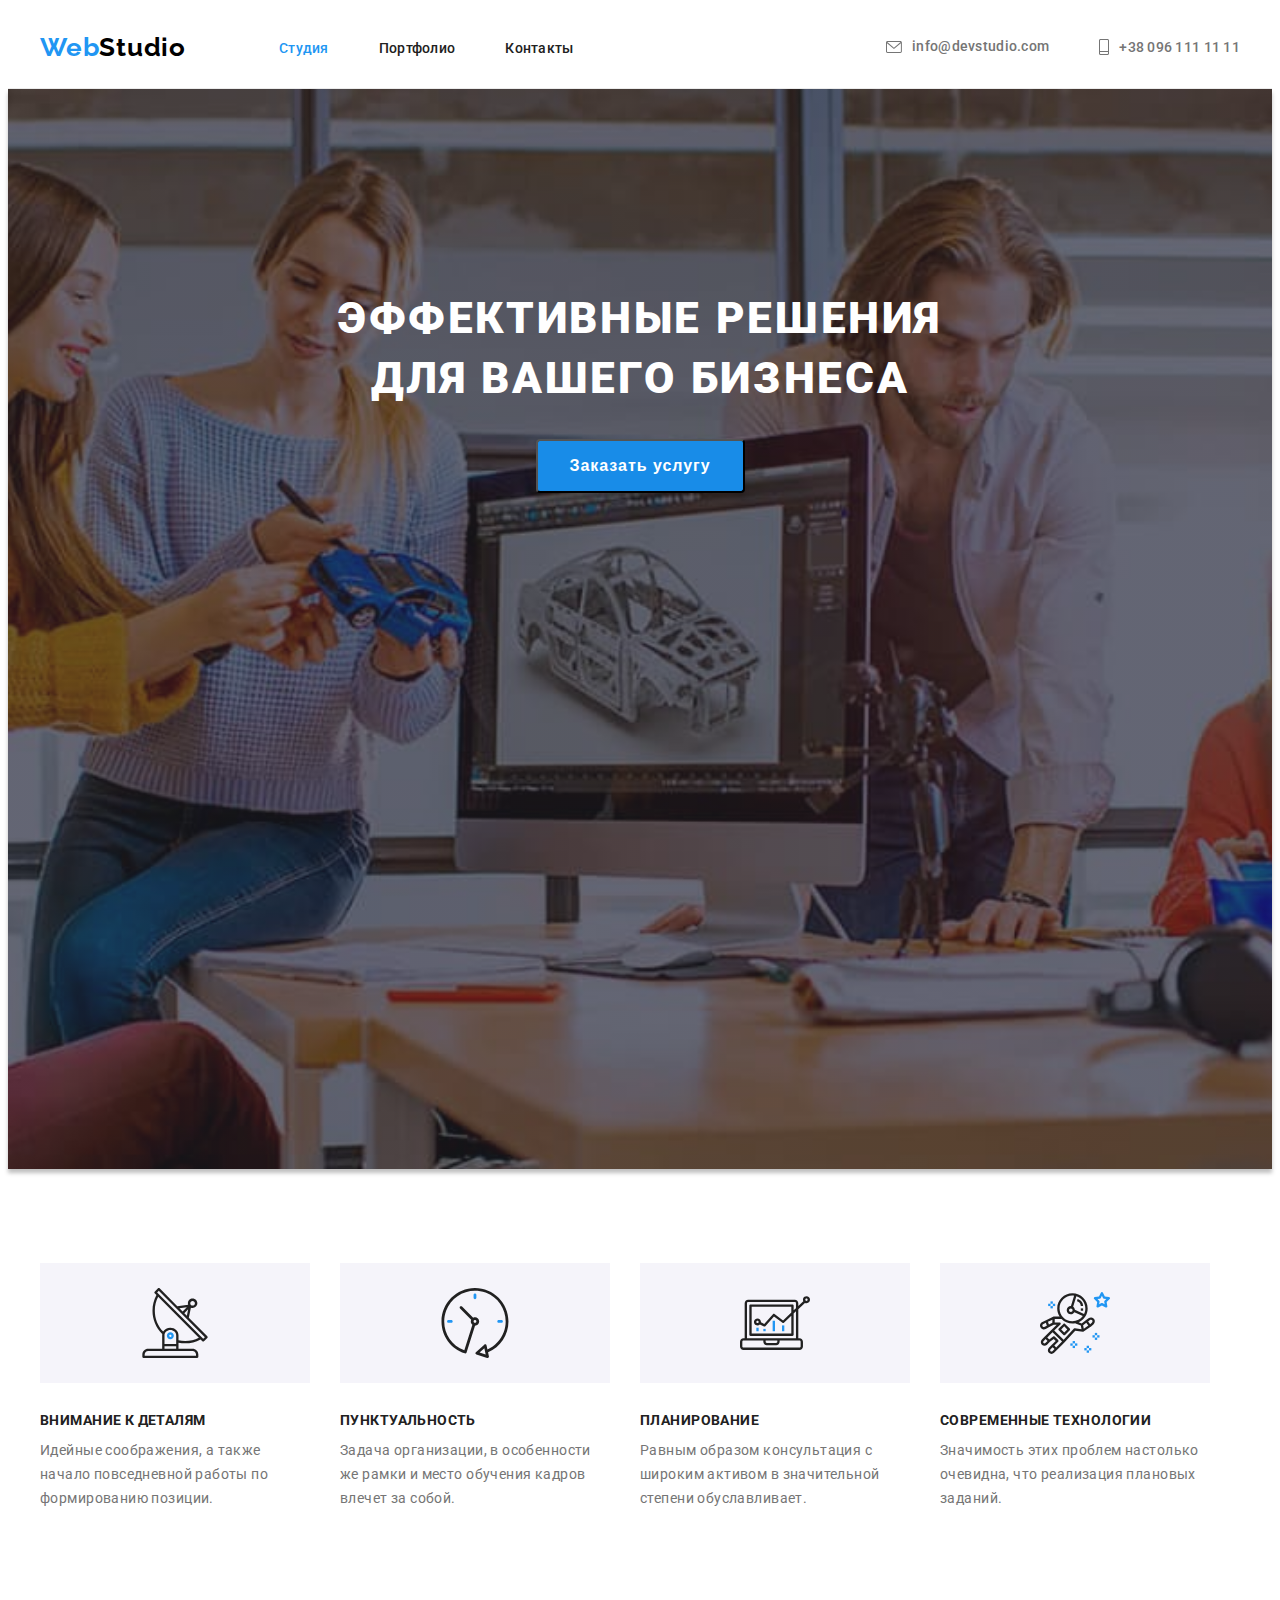
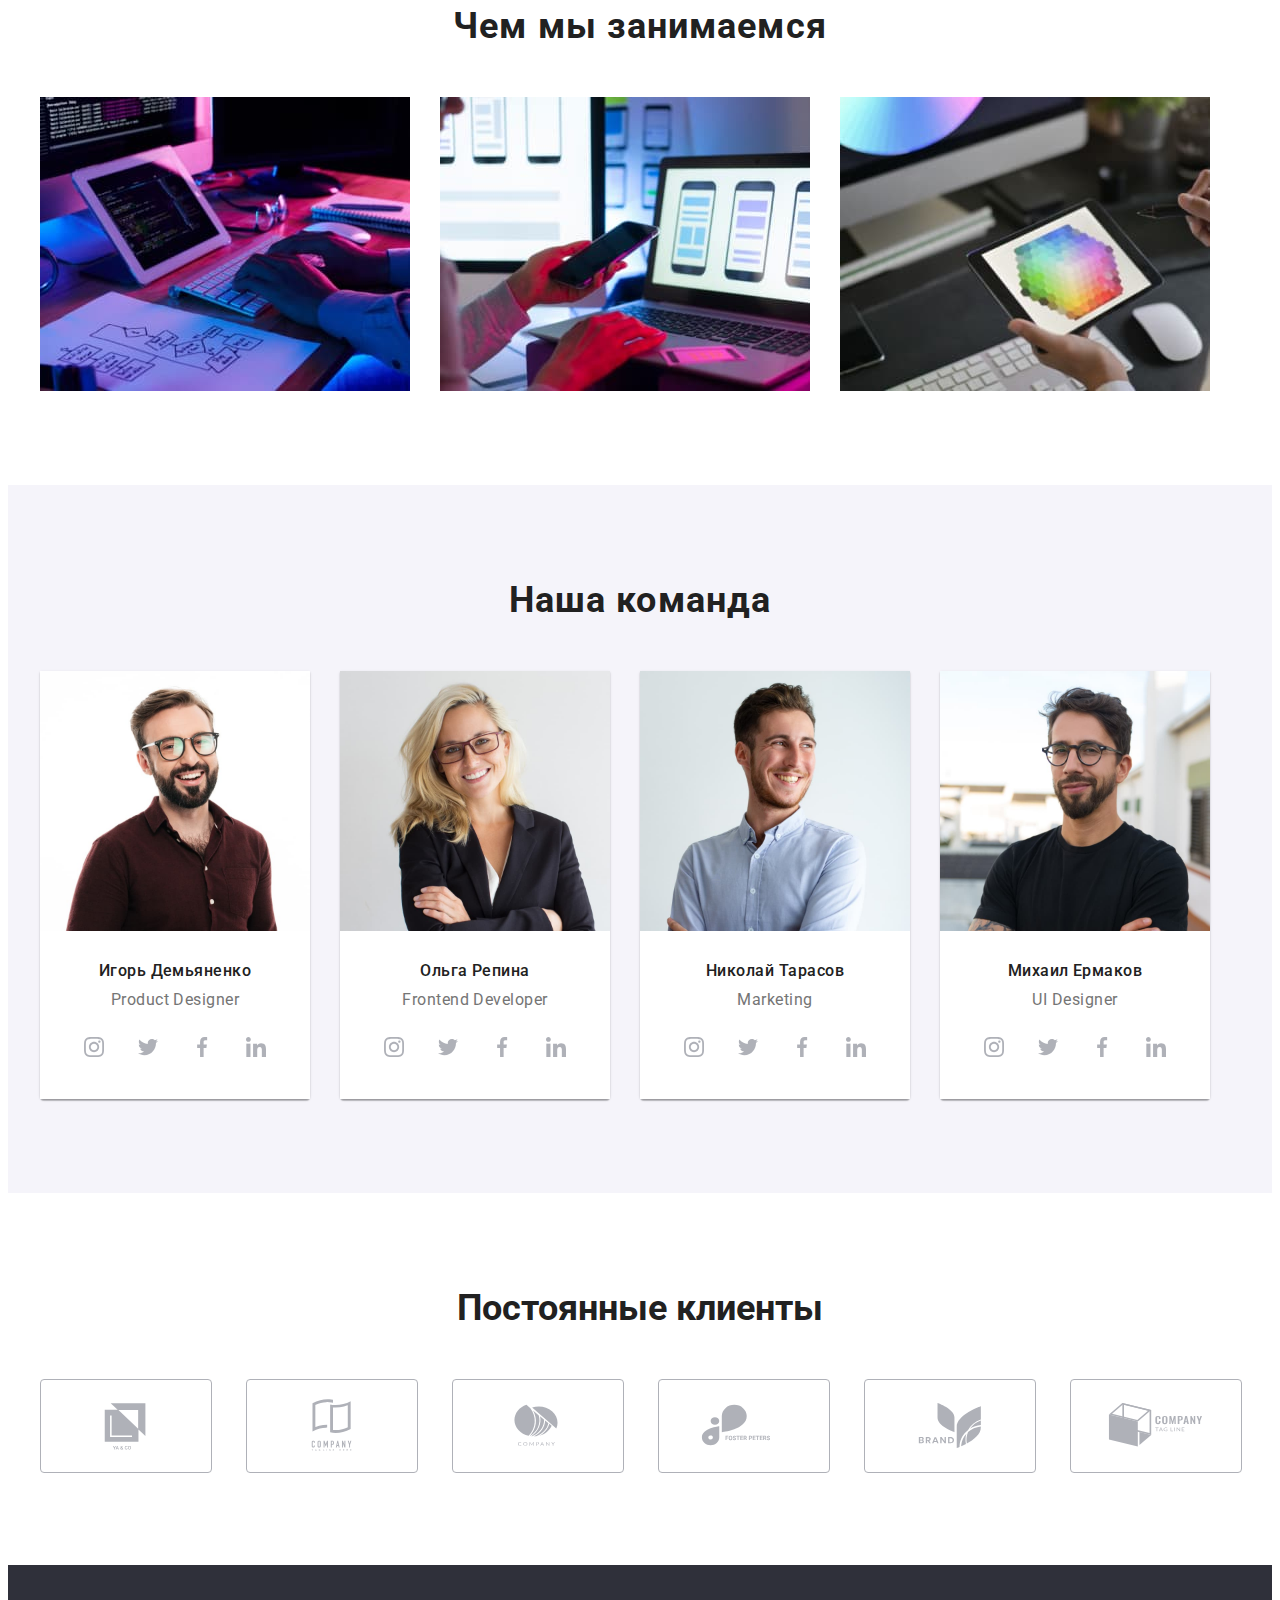
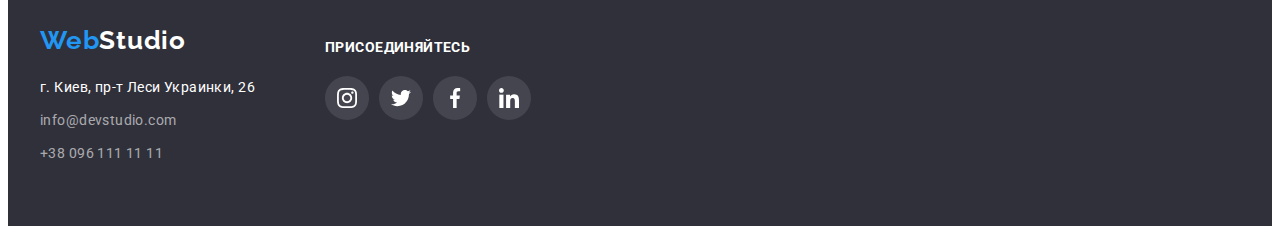
<file: index.html>
<!DOCTYPE html>
<html lang="ru">
  <head>
    <meta charset="UTF-8" />
    <meta http-equiv="X-UA-Compatible" content="IE=edge" />
    <meta name="viewport" content="width=device-width, initial-scale=1.0" />
    <title>WebStudio</title>
    <link rel="preconnect" href="https://fonts.gstatic.com" />
    <link
      href="https://fonts.googleapis.com/css2?family=Raleway:wght@700&family=Roboto:wght@400;500;700;900&display=swap"
      rel="stylesheet"
    />
    <link
      rel="stylesheet"
      href="https://cdnjs.cloudflare.com/ajax/libs/modern-normalize/1.1.0/modern-normalize.min.css"
      integrity="sha512-wpPYUAdjBVSE4KJnH1VR1HeZfpl1ub8YT/NKx4PuQ5NmX2tKuGu6U/JRp5y+Y8XG2tV+wKQpNHVUX03MfMFn9Q=="
      crossorigin="anonymous"
      referrerpolicy="no-referrer"
    />
    <link rel="stylesheet" href="./css/styles.css" />
  </head>
  <body>
    <!--Шапка сайта-->
    <header class="head">
      <div class="conteiner haed-conteiner">
        <nav class="navigation">
          <a class="logo link" href="./index.html">Web<span class="logo1">Studio</span></a>
          <ul class="meny list">
            <li class="meny-list">
              <a class="meny-link link current" href="./index.html">Студия</a>
            </li>

            <li class="meny-list">
              <a class="meny-link link" href="./portfolio.html">Портфолио</a>
            </li>

            <li class="meny-list"><a class="meny-link link" href="">Контакты</a></li>
          </ul>
        </nav>
        <div class="contakts-block">
          <ul class="contakts list">
            <li>
              <a class="contakts-mail link" href="mailto:info@devstudio.com">
                <svg class="header-icon" width="16" height="12">
                  <use href="./images/svg/sprite.svg#icon-envelope"></use>
                </svg>
                info@devstudio.com</a
              >
            </li>
            <li>
              <a class="contakts-tel link" href="tel:+380961111111">
                <svg class="header-icon" width="10" height="16">
                  <use href="./images/svg/sprite.svg#icon-Vector"></use>
                </svg>
                +38 096 111 11 11
              </a>
            </li>
          </ul>
        </div>
      </div>
    </header>
    <main>
      <!-- Герой -->

      <section class="heroi">
        <div class="conteiner">
          <h1 class="heroi-title">
            Эффективные решения <br />
            для вашего бизнеса
          </h1>
          <button class="button-heroi" type="button">Заказать услугу</button>
        </div>
      </section>

      <!--Особенности-->

      <section class="skills">
        <div class="conteiner">
          <h2 class="skills-item visually-hidden">Особенности</h2>
          <ul class="skills-list list">
            <li class="skills-list-item">
              <div class="icon-container">
                <svg class="icon" width="70px" height="70px">
                  <use href="./images/svg/sprite.svg#icon-antenna-1"></use>
                </svg>
              </div>
              <h3 class="skills-title">Внимание к деталям</h3>
              <p class="skills-text">
                Идейные соображения, а также начало повседневной работы по формированию позиции.
              </p>
            </li>
            <li class="skills-list-item">
              <div class="icon-container">
                <svg class="icon" width="70px" height="70px">
                  <use href="./images/svg/sprite.svg#icon-clock-1"></use>
                </svg>
              </div>
              <h3 class="skills-title">Пунктуальность</h3>
              <p class="skills-text">
                Задача организации, в особенности же рамки и место обучения кадров влечет за собой.
              </p>
            </li>
            <li class="skills-list-item">
              <div class="icon-container">
                <svg class="icon" width="70px" height="70px">
                  <use href="./images/svg/sprite.svg#icon-diagram-1"></use>
                </svg>
              </div>
              <h3 class="skills-title">Планирование</h3>
              <p class="skills-text">
                Равным образом консультация с широким активом в значительной степени обуславливает.
              </p>
            </li>
            <li class="skills-list-item">
              <div class="icon-container">
                <svg class="icon" width="70px" height="70px">
                  <use href="./images/svg/sprite.svg#icon-astronaut-1"></use>
                </svg>
              </div>
              <h3 class="skills-title">Современные технологии</h3>
              <p class="skills-text">
                Значимость этих проблем настолько очевидна, что реализация плановых заданий.
              </p>
            </li>
          </ul>
        </div>
      </section>

      <!--Чем мы занимаемся-->
      <section class="work">
        <div class="conteiner">
          <h2 class="work-title">Чем мы занимаемся</h2>
          <ul class="work-list list">
            <li class="work-list-item">
              <a class="work-link link" href=""
                ><img
                  class="work-pict"
                  src="./images/photo_works/web.jpg"
                  alt="Web приложения"
                  width="370"
                  height="294"
              /></a>
            </li>
            <li class="work-list-item">
              <a class="work-link link" href=""
                ><img
                  class="work-pict"
                  src="./images/photo_works/mobil.jpg"
                  alt="Mobil приложения"
                  width="370"
                  height="294"
              /></a>
            </li>
            <li class="work-list-item">
              <a class="work-link link" href=""
                ><img
                  class="work-pict"
                  src="./images/photo_works/game.jpg"
                  alt="Игры"
                  width="370"
                  height="294"
              /></a>
            </li>
          </ul>
        </div>
      </section>

      <!--Наша команда-->
      <section class="command">
        <div class="conteiner">
          <h2 class="command-title">Наша команда</h2>
          <ul class="command-list list">
            <li class="command-list-title">
              <img
                class="command-photo"
                src="./images/photo_team/igor.jpg"
                alt="Фото Игорь Демьяненко"
                width="270"
                height="260"
              />
              <div class="card-description">
                <h3 class="command-name">Игорь Демьяненко</h3>
                <p class="command-profestion" lang="en">Product Designer</p>

                <div class="social-list-wrap">
                  <ul class="social-list list">
                    <li class="social-list-item">
                      <a class="social-list-link" href="">
                        <svg class="social-list-icon">
                          <use href="./images/svg/sprite.svg#icon-instagram-2"></use>
                        </svg>
                      </a>
                    </li>
                    <li class="social-list-item">
                      <a class="social-list-link" href="">
                        <svg class="social-list-icon">
                          <use href="./images/svg/sprite.svg#icon-twitter-1"></use></svg
                      ></a>
                    </li>
                    <li class="social-list-item">
                      <a class="social-list-link" href="">
                        <svg class="social-list-icon">
                          <use href="./images/svg/sprite.svg#icon-facebook-1"></use></svg
                      ></a>
                    </li>
                    <li class="social-list-item">
                      <a class="social-list-link" href="">
                        <svg class="social-list-icon">
                          <use href="./images/svg/sprite.svg#icon-linkedin-1"></use></svg
                      ></a>
                    </li>
                  </ul>
                </div>
              </div>
            </li>
            <li class="command-list-title">
              <img
                class="command-photo"
                src="./images/photo_team/olhga.jpg"
                alt="Фото Ольга Репина"
                width="270"
                height="260"
              />
              <div class="card-description">
                <h3 class="command-name">Ольга Репина</h3>
                <p class="command-profestion" lang="en">Frontend Developer</p>

                <div class="social-list-wrap">
                  <ul class="social-list list">
                    <li class="social-list-item">
                      <a class="social-list-link" href="">
                        <svg class="social-list-icon">
                          <use href="./images/svg/sprite.svg#icon-instagram-2"></use>
                        </svg>
                      </a>
                    </li>
                    <li class="social-list-item">
                      <a class="social-list-link" href="">
                        <svg class="social-list-icon">
                          <use href="./images/svg/sprite.svg#icon-twitter-1"></use></svg
                      ></a>
                    </li>
                    <li class="social-list-item">
                      <a class="social-list-link" href="">
                        <svg class="social-list-icon">
                          <use href="./images/svg/sprite.svg#icon-facebook-1"></use></svg
                      ></a>
                    </li>
                    <li class="social-list-item">
                      <a class="social-list-link" href="">
                        <svg class="social-list-icon">
                          <use href="./images/svg/sprite.svg#icon-linkedin-1"></use></svg
                      ></a>
                    </li>
                  </ul>
                </div>
              </div>
            </li>

            <li class="command-list-title">
              <img
                class="command-photo"
                src="./images/photo_team/nikolay.jpg"
                alt="Фото Николай Тарасов"
                width="270"
                height="260"
              />
              <div class="card-description">
                <h3 class="command-name">Николай Тарасов</h3>
                <p class="command-profestion" lang="en">Marketing</p>

                <div class="social-list-wrap">
                  <ul class="social-list list">
                    <li class="social-list-item">
                      <a class="social-list-link" href="">
                        <svg class="social-list-icon">
                          <use href="./images/svg/sprite.svg#icon-instagram-2"></use>
                        </svg>
                      </a>
                    </li>
                    <li class="social-list-item">
                      <a class="social-list-link" href="">
                        <svg class="social-list-icon">
                          <use href="./images/svg/sprite.svg#icon-twitter-1"></use></svg
                      ></a>
                    </li>
                    <li class="social-list-item">
                      <a class="social-list-link" href="">
                        <svg class="social-list-icon">
                          <use href="./images/svg/sprite.svg#icon-facebook-1"></use></svg
                      ></a>
                    </li>
                    <li class="social-list-item">
                      <a class="social-list-link" href="">
                        <svg class="social-list-icon">
                          <use href="./images/svg/sprite.svg#icon-linkedin-1"></use></svg
                      ></a>
                    </li>
                  </ul>
                </div>
              </div>
            </li>

            <li class="command-list-title">
              <img
                class="command-photo"
                src="./images/photo_team/mikhail.jpg"
                alt="Фото Михаил Ермаков.jpg"
                width="270"
                height="260"
              />
              <div class="card-description">
                <h3 class="command-name">Михаил Ермаков</h3>
                <p class="command-profestion" lang="en">UI Designer</p>

                <div class="social-list-wrap">
                  <ul class="social-list list">
                    <li class="social-list-item">
                      <a class="social-list-link" href="">
                        <svg class="social-list-icon">
                          <use href="./images/svg/sprite.svg#icon-instagram-2"></use>
                        </svg>
                      </a>
                    </li>
                    <li class="social-list-item">
                      <a class="social-list-link" href="">
                        <svg class="social-list-icon">
                          <use href="./images/svg/sprite.svg#icon-twitter-1"></use></svg
                      ></a>
                    </li>
                    <li class="social-list-item">
                      <a class="social-list-link" href="">
                        <svg class="social-list-icon">
                          <use href="./images/svg/sprite.svg#icon-facebook-1"></use></svg
                      ></a>
                    </li>
                    <li class="social-list-item">
                      <a class="social-list-link" href="">
                        <svg class="social-list-icon">
                          <use href="./images/svg/sprite.svg#icon-linkedin-1"></use></svg
                      ></a>
                    </li>
                  </ul>
                </div>
              </div>
            </li>
          </ul>
        </div>
      </section>

      <!--Клиенты-->
      <section class="section">
        <div class="container">
          <h2 class="section-title title-color">Постоянные клиенты</h2>
          <ul class="clients-list list grid-wrapper">
            <li class="clients-list-item grid-item">
              <a class="clients-list-link" href=""
                ><svg class="clients-list-icon">
                  <use href="./images/svg/sprite.svg#icon-Logo"></use></svg
              ></a>
            </li>
            <li class="clients-list-item grid-item">
              <a class="clients-list-link" href=""
                ><svg class="clients-list-icon">
                  <use href="./images/svg/sprite.svg#icon-Logo-1"></use></svg
              ></a>
            </li>
            <li class="clients-list-item grid-item">
              <a class="clients-list-link" href=""
                ><svg class="clients-list-icon">
                  <use href="./images/svg/sprite.svg#icon-Logo-2"></use></svg
              ></a>
            </li>
            <li class="clients-list-item grid-item">
              <a class="clients-list-link" href=""
                ><svg class="clients-list-icon">
                  <use href="./images/svg/sprite.svg#icon-Logo-3"></use></svg
              ></a>
            </li>
            <li class="clients-list-item grid-item">
              <a class="clients-list-link" href=""
                ><svg class="clients-list-icon">
                  <use href="./images/svg/sprite.svg#icon-Logo-4"></use></svg
              ></a>
            </li>
            <li class="clients-list-item grid-item">
              <a class="clients-list-link" href=""
                ><svg class="clients-list-icon">
                  <use href="./images/svg/sprite.svg#icon-Logo-5"></use></svg
              ></a>
            </li>
          </ul>
        </div>
      </section>
    </main>

    <!--Подвал-->
    <footer class="basement">
      <div class="conteiner flex">
        <div class="adrdress">
          <a class="logo logo-footer link" href="./index.html"
            >Web<span class="logo2">Studio</span></a
          >

          <address>
            <ul class="address-list list">
              <li>
                <a
                  class="address-link link"
                  href="https://goo.gl/maps/Rr1yL9Knxt5AFipw6"
                  target="_blank"
                  rel="noopener noreferre"
                  >г. Киев, пр-т Леси Украинки, 26</a
                >
              </li>
              <li>
                <a class="address-mail link" href="mailto:info@devstudio.com">info@devstudio.com</a>
              </li>
              <li>
                <a class="address-phon link" href="tel:+380961111111">+38 096 111 11 11</a>
              </li>
            </ul>
          </address>
        </div>
        <div class="social">
          <p class="label">присоединяйтесь</p>
          <ul class="footer-social-list list">
            <li class="social-item">
              <a class="social-link" href="">
                <svg class="social-icon" width="20" height="20">
                  <use href="./images/svg/sprite.svg#icon-instagram-2"></use>
                </svg>
              </a>
            </li>
            <li class="social-item">
              <a class="social-link" href="">
                <svg class="social-icon" width="20" height="20">
                  <use href="./images/svg/sprite.svg#icon-twitter-1"></use></svg
              ></a>
            </li>
            <li class="social-item">
              <a class="social-link" href="">
                <svg class="social-icon" width="20" height="20">
                  <use href="./images/svg/sprite.svg#icon-facebook-1"></use></svg
              ></a>
            </li>
            <li class="social-item">
              <a class="social-link" href="">
                <svg class="social-icon" width="20" height="20">
                  <use href="./images/svg/sprite.svg#icon-linkedin-1"></use></svg
              ></a>
            </li>
          </ul>
        </div>
      </div>
    </footer>
  </body>
</html>
</file>
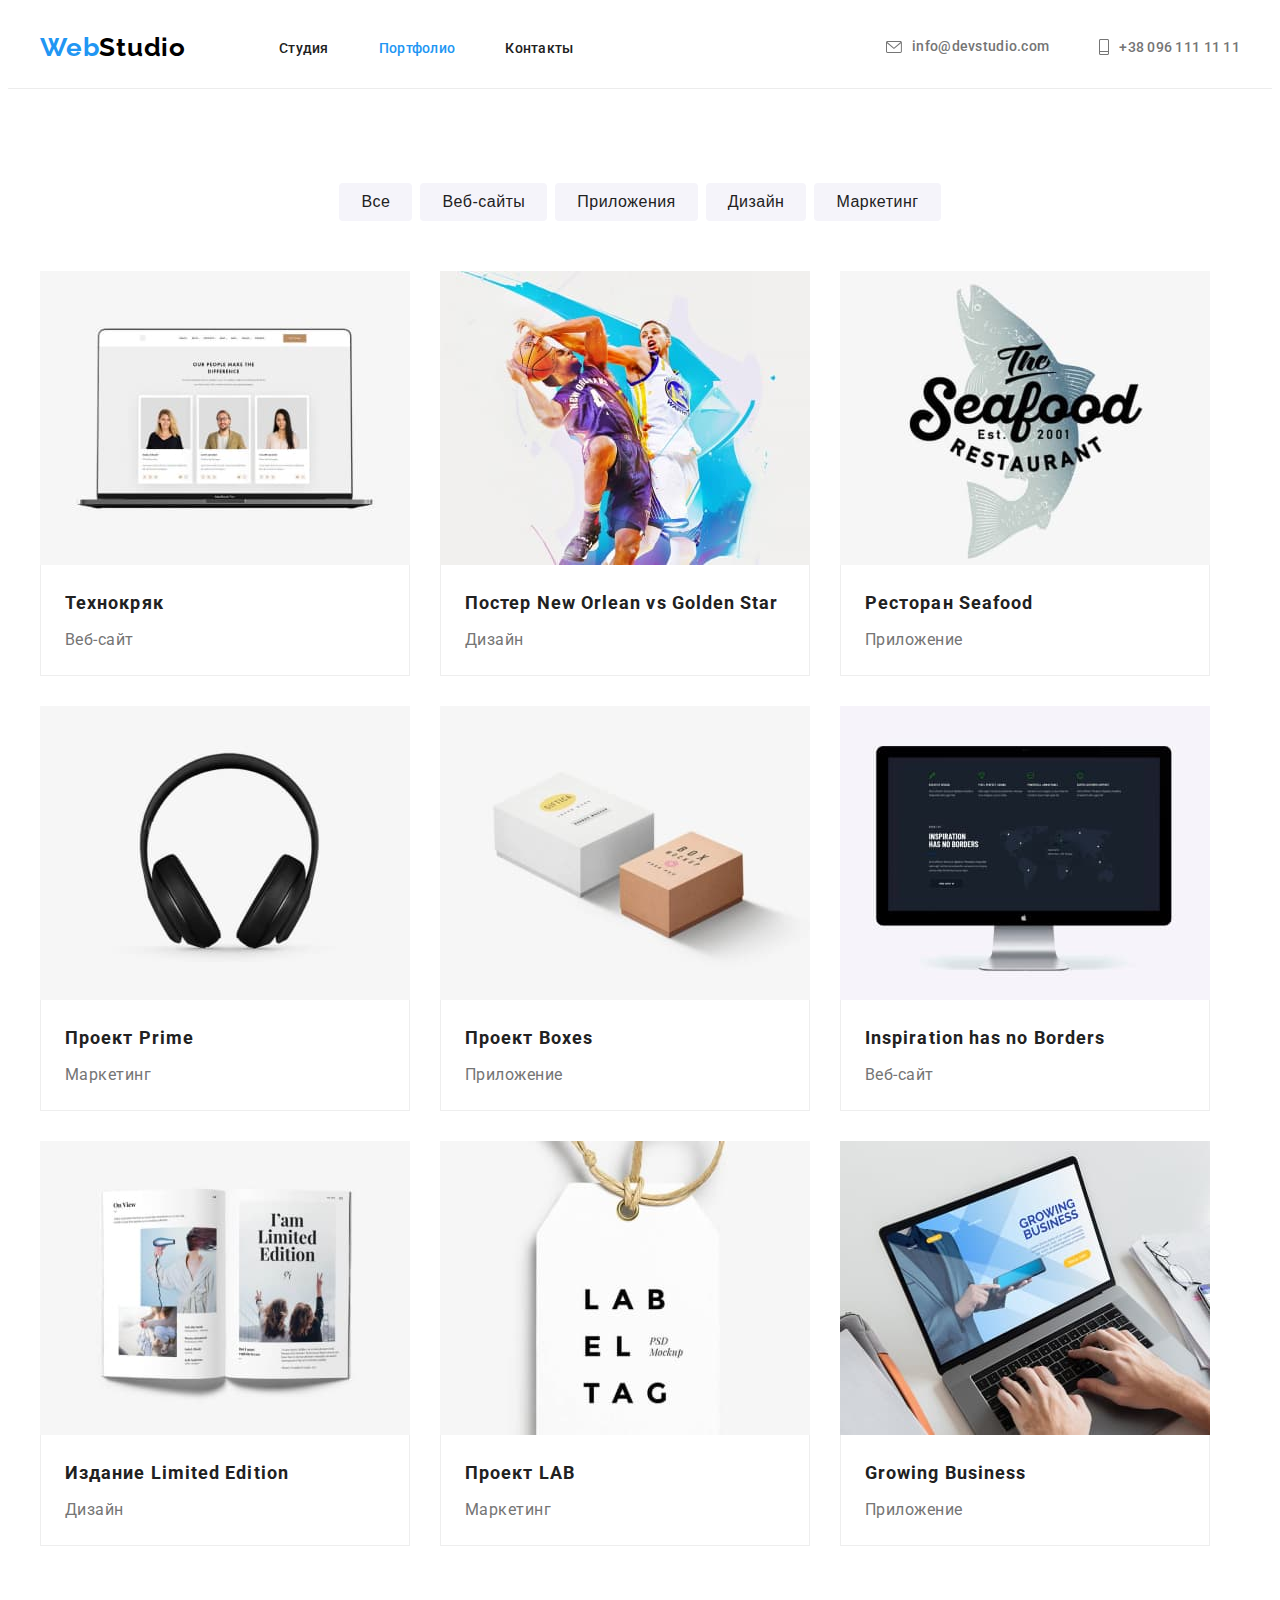
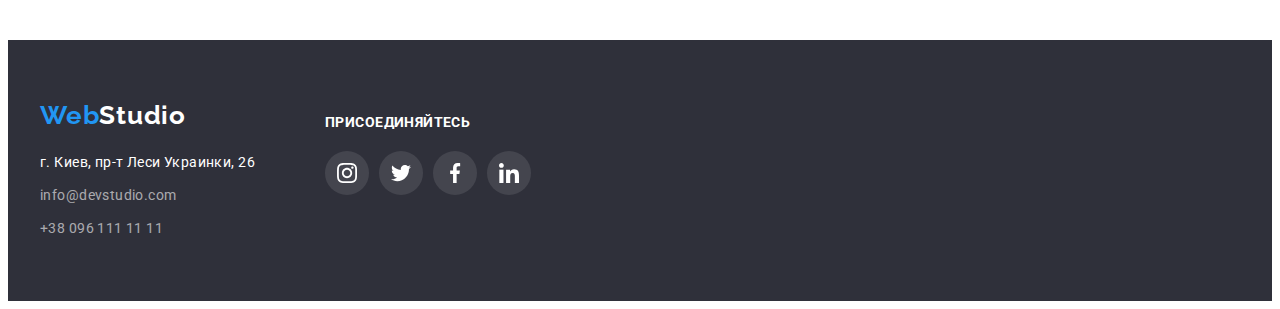
<file: portfolio.html>
<!DOCTYPE html>
<html lang="ru">
  <head>
    <meta charset="UTF-8" />
    <meta http-equiv="X-UA-Compatible" content="IE=edge" />
    <meta name="viewport" content="width=device-width, initial-scale=1.0" />
    <title>WebStudio</title>
    <link rel="preconnect" href="https://fonts.gstatic.com" />
    <link
      href="https://fonts.googleapis.com/css2?family=Raleway:wght@700&family=Roboto:wght@400;500;700;900&display=swap"
      rel="stylesheet"
    />
    <link
      rel="stylesheet"
      href="https://cdnjs.cloudflare.com/ajax/libs/modern-normalize/1.1.0/modern-normalize.min.css"
      integrity="sha512-wpPYUAdjBVSE4KJnH1VR1HeZfpl1ub8YT/NKx4PuQ5NmX2tKuGu6U/JRp5y+Y8XG2tV+wKQpNHVUX03MfMFn9Q=="
      crossorigin="anonymous"
      referrerpolicy="no-referrer"
    />
    <link rel="stylesheet" href="./css/styles.css" />
  </head>
  <body>
    <!--Шапка сайта-->
    <header class="head">
      <div class="conteiner haed-conteiner">
        <nav class="navigation">
          <a class="logo link" href="./index.html">Web<span class="logo1">Studio</span></a>
          <ul class="meny list">
            <li class="meny-list">
              <a class="meny-link link" href="./index.html">Студия</a>
            </li>

            <li class="meny-list">
              <a class="meny-link link current" href="./portfolio.html">Портфолио</a>
            </li>

            <li class="meny-list"><a class="meny-link link" href="">Контакты</a></li>
          </ul>
        </nav>
        <div class="contakts-block">
          <ul class="contakts list">
            <li>
              <a class="contakts-mail link" href="mailto:info@devstudio.com">
                <svg class="header-icon" width="16" height="12">
                  <use href="./images/svg/sprite.svg#icon-envelope"></use>
                </svg>
                info@devstudio.com</a
              >
            </li>
            <li>
              <a class="contakts-tel link" href="tel:+380961111111">
                <svg class="header-icon" width="10" height="16">
                  <use href="./images/svg/sprite.svg#icon-Vector"></use>
                </svg>
                +38 096 111 11 11
              </a>
            </li>
          </ul>
        </div>
      </div>
    </header>
    <main>
      <!-- Фильтр портфолио-->

      <section class="section-filter">
        <div class="conteiner">
          <h2 class="portfolio visually-hidden">Портфолио Наших работ</h2>
          <ul class="filter-list list">
            <li class="filter-list-button">
              <button class="filter-button" type="button">Все</button>
            </li>
            <li class="filter-list-button">
              <button class="filter-button" type="button">Веб-сайты</button>
            </li>
            <li class="filter-list-button">
              <button class="filter-button" type="button">Приложения</button>
            </li>
            <li class="filter-list-button">
              <button class="filter-button" type="button">Дизайн</button>
            </li>
            <li class="filter-list-button">
              <button class="filter-button" type="button">Маркетинг</button>
            </li>
          </ul>

          <!--Работы в портфолио-->

          <ul class="portfolio-list list">
            <li class="portfolio-card">
              <img
                class="card-img"
                src="./images/photo_potfolio/nootbook.jpg"
                alt="Компьютер с 3
          фото"
                width="370"
                height="294"
              />
              <div class="border-box">
                <h3 class="card-title">Технокряк</h3>
                <p class="card-text">Веб-сайт</p>
              </div>
            </li>

            <li class="portfolio-card">
              <img
                src="./images/photo_potfolio/basketball.jpg"
                alt=" Играют в баскетбол"
                width="370"
                height="294"
              />
              <div class="border-box">
                <h3 class="card-title" lang="en">Постер New Orlean vs Golden Star</h3>
                <p class="card-text">Дизайн</p>
              </div>
            </li>

            <li class="portfolio-card">
              <img
                src="./images/photo_potfolio/restaurant_logo.jpg"
                alt="Логотип рестарана"
                width="370"
                height="294"
              />
              <div class="border-box">
                <h3 class="card-title" lang="en">Ресторан Seafood</h3>
                <p class="card-text">Приложение</p>
              </div>
            </li>

            <li class="portfolio-card">
              <img
                src="./images/photo_potfolio/headphones.jpg"
                alt="Наушники"
                width="370"
                height="294"
              />
              <div class="border-box">
                <h3 class="card-title" lang="en">Проект Prime</h3>
                <p class="card-text">Маркетинг</p>
              </div>
            </li>

            <li class="portfolio-card">
              <img
                src="./images/photo_potfolio/boxes.jpg"
                alt="Коробочки"
                width="370"
                height="294"
              />
              <div class="border-box">
                <h3 class="card-title" lang="en">Проект Boxes</h3>
                <p class="card-text">Приложение</p>
              </div>
            </li>
            <li class="portfolio-card">
              <img
                src="./images/photo_potfolio/apple_monitor.jpg"
                alt="Монитор"
                width="370"
                height="294"
              />
              <div class="border-box">
                <h3 class="card-title" lang="en">Inspiration has no Borders</h3>
                <p class="card-text">Веб-сайт</p>
              </div>
            </li>
            <li class="portfolio-card">
              <img src="./images/photo_potfolio/book.jpg" alt="Книга" width="370" height="294" />
              <div class="border-box">
                <h3 class="card-title" lang="en">Издание Limited Edition</h3>
                <p class="card-text">Дизайн</p>
              </div>
            </li>
            <li class="portfolio-card">
              <img src="./images/photo_potfolio/lable.jpg" alt="Лейбы" width="370" height="294" />
              <div class="border-box">
                <h3 class="card-title" lang="en">Проект LAB</h3>
                <p class="card-text">Маркетинг</p>
              </div>
            </li>
            <li class="portfolio-card">
              <img
                src="./images/photo_potfolio/buisness.jpg"
                alt="Работа на комрьютере"
                width="370"
                height="294"
              />
              <div class="border-box">
                <h3 class="card-title" lang="en">Growing Business</h3>
                <p class="card-text">Приложение</p>
              </div>
            </li>
          </ul>
        </div>
      </section>
    </main>

    <!--Подвал-->

    <footer class="basement">
      <div class="conteiner flex">
        <div class="adrdress">
          <a class="logo logo-footer link" href="./index.html"
            >Web<span class="logo2">Studio</span></a
          >

          <address>
            <ul class="address-list list">
              <li>
                <a
                  class="address-link link"
                  href="https://goo.gl/maps/Rr1yL9Knxt5AFipw6"
                  target="_blank"
                  rel="noopener noreferre"
                  >г. Киев, пр-т Леси Украинки, 26</a
                >
              </li>
              <li>
                <a class="address-mail link" href="mailto:info@devstudio.com">info@devstudio.com</a>
              </li>
              <li>
                <a class="address-phon link" href="tel:+380961111111">+38 096 111 11 11</a>
              </li>
            </ul>
          </address>
        </div>
        <div class="social">
          <p class="label">присоединяйтесь</p>
          <ul class="footer-social-list list">
            <li class="social-item">
              <a class="social-link" href="">
                <svg class="social-icon" width="20" height="20">
                  <use href="./images/svg/sprite.svg#icon-instagram-2"></use>
                </svg>
              </a>
            </li>
            <li class="social-item">
              <a class="social-link" href="">
                <svg class="social-icon" width="20" height="20">
                  <use href="./images/svg/sprite.svg#icon-twitter-1"></use></svg
              ></a>
            </li>
            <li class="social-item">
              <a class="social-link" href="">
                <svg class="social-icon" width="20" height="20">
                  <use href="./images/svg/sprite.svg#icon-facebook-1"></use></svg
              ></a>
            </li>
            <li class="social-item">
              <a class="social-link" href="">
                <svg class="social-icon" width="20" height="20">
                  <use href="./images/svg/sprite.svg#icon-linkedin-1"></use></svg
              ></a>
            </li>
          </ul>
        </div>
      </div>
    </footer>
  </body>
</html>
</file>
<file: css/styles.css>
/* переменные */

:root {
  --primary-text-color: #757575;
  --title-text-color: #212121;
  --accent-color: #2196f3;
  --font-color: #ffffff;
}

/* Сброс параметров отступов */
h1,
h2,
h3,
h4,
h5,
h6,
p {
  margin-top: 0;
  margin-bottom: 0;
}
ul,
ol {
  margin-top: 0;
  margin-bottom: 0;
  padding-left: 0;
}

body {
  font-family: 'Roboto', sans-serif;
  color: var(--primary-text-color);
  background: var(--font-color);
}
img {
  display: block;
  max-width: 100%;
  border: none;
}
.conteiner {
  width: 1200px;
  margin: 0 auto;
  padding-left: 15px;
  padding-right: 15px;
}
/* Шапка  logo */

.head {
  padding-top: 24px;
  padding-bottom: 25px;
  border-bottom: 1px solid #ececec;
  background: var(--font-color);
}
.haed-conteiner {
  display: flex;
  align-items: center;
}
.logo {
  margin-right: 93px;
  font-family: 'Raleway', sans-serif;
  font-weight: 700;
  font-size: 26px;
  line-height: 1.19;
  letter-spacing: 0.03em;
  color: var(--accent-color);
}
.logo1 {
  color: #000000;
}
.link {
  text-decoration: none;
}
.list {
  list-style: none;
  margin: 0;
  padding: 0;
}

/* Шапка  Navigation */
.navigation {
  display: flex;
  align-items: center;
}

.meny {
  display: flex;
}
.meny-list:not(:last-child) {
  margin-right: 50px;
}

.meny-link {
  padding-top: 20px;
  padding-bottom: 20px;
  font-weight: 500;
  font-size: 14px;
  line-height: 1.14;
  letter-spacing: 0.02em;
  color: var(--title-text-color);
}
.meny-link:hover,
.meny-link:focus,
.current {
  color: var(--accent-color);
}

/* шапка контакты */
.header-icon {
  margin-right: 10px;
  fill: currentColor;
}

.contakts-block {
  display: flex;
  margin-left: auto;
}
.contakts {
  display: flex;
  flex-wrap: wrap;
  flex-direction: row;
}
.contakts-mail {
  display: flex;
  align-items: center;
  margin-right: 50px;
  font-weight: 500;
  font-size: 14px;
  line-height: 1.14;
  letter-spacing: 0.02em;
  color: var(--primary-text-color);
}
.contakts-tel {
  display: flex;
  align-items: center;
  font-weight: 500;
  font-size: 14px;
  line-height: 1.12;
  letter-spacing: 0.02em;
  color: var(--primary-text-color);
}
.contakts-mail:hover,
.contakts-mail:focus {
  color: var(--accent-color);
}
.contakts-tel:hover,
.contakts-tel:focus {
  color: var(--accent-color);
}

.header-icon:hover,
.header-icon:focus {
  fill: var(--accent-color);
}
/*ГЕРОЙ СЕКЦИЯ */
.visually-hidden {
  position: absolute;
  clip: rect(0 0 0 0);
  width: 1px;
  height: 1px;
  margin: -1px;
}

.heroi {
  max-width: 1600px;
  height: 600px;
  margin: 0 auto;
  padding-bottom: 280px;
  padding-top: 200px;
  background: #2f303a;
  background-image: linear-gradient(rgba(47, 48, 58, 0.4), rgba(47, 48, 58, 0.4)),
    url(../images/hero.jpg);
  background-repeat: no-repeat;
  background-position: center;
  background-size: cover;

  box-shadow: 0px 4px 4px rgb(0 0 0 / 25%);
  align-items: center;
  text-align: center;
}

.heroi-title {
  margin-left: auto;
  margin-right: auto;
  margin-bottom: 30px;
  font-weight: 900;
  font-size: 44px;
  line-height: 1.36;
  text-align: center;
  letter-spacing: 0.06em;
  text-transform: uppercase;
  color: var(--font-color);
}
.button-heroi {
  padding: 10px 32px;
  font-weight: 700;
  font-size: 16px;
  line-height: 1.88;
  align-items: center;
  text-align: center;
  letter-spacing: 0.06em;
  background: #188ce8;
  box-shadow: 0px 4px 4px rgba(0, 0, 0, 0.15);
  border-radius: 4px;
  color: var(--font-color);
  cursor: pointer;
}
.button-heroi:hover,
.button-heroi:focus {
  background: var(--accent-color);
}

/* Особенности */

.skills {
  padding-bottom: 94px;
  padding-top: 94px;
}
.skills-list-item:not(:last-child) {
  margin-right: 30px;
}
.skills-list-item {
  width: 270px;
}
.skills-list {
  display: flex;
}
.skills-title {
  margin-bottom: 10px;
  font-weight: 700;
  font-size: 14px;
  line-height: 1.14;
  letter-spacing: 0.03em;
  text-transform: uppercase;
  color: var(--title-text-color);
}
.skills-text {
  font-size: 14px;
  line-height: 1.71;
  letter-spacing: 0.03em;
}
.icon-container {
  background-color: #f5f4fa;
  display: flex;
  justify-content: center;
  height: 120px;
  align-items: center;
  margin-bottom: 30px;
}
/* Чем мы занимаемся */

.work {
  padding-bottom: 94px;
}
.work-list {
  display: flex;
  flex-direction: row;
}
.work-list-item:not(:last-child) {
  margin-right: 30px;
}

.work-title {
  margin-bottom: 50px;
  font-weight: 700;
  font-size: 36px;
  line-height: 1.17;
  text-align: center;
  letter-spacing: 0.03em;
  color: var(--title-text-color);
}
/* Наша команда */

.command {
  background: #f5f4fa;
  padding-top: 94px;
  padding-bottom: 94px;
}
.command-title {
  margin-bottom: 50px;
  margin-right: auto;
  margin-left: auto;
  font-weight: 700;
  font-size: 36px;
  line-height: 1.17;
  text-align: center;
  letter-spacing: 0.03em;
  color: var(--title-text-color);
}

.command-list {
  display: flex;
  flex-wrap: wrap;
  margin-left: -30px;
  margin-top: -50px;
  background: #f5f4fa;
}
.command-list-title {
  text-align: center;
  letter-spacing: 0.03em;
  margin-left: 30px;
  margin-top: 50px;
  /* material shadow v1 */

  box-shadow: 0px 1px 3px rgba(0, 0, 0, 0.12), 0px 1px 1px rgba(0, 0, 0, 0.14),
    0px 2px 1px rgba(0, 0, 0, 0.2);
  border-radius: 0px 0px 4px 4px;
}
.command-name {
  margin-bottom: 10px;
  font-weight: 500;
  font-size: 16px;
  line-height: 1.19;
  letter-spacing: 0.03em;
  color: var(--title-text-color);
}
.command-profestion {
  font-size: 16px;
  line-height: 1.19;
  letter-spacing: 0.03em;
}
.command-photo {
  background: var(--font-color);
}
.card-description {
  padding-top: 30px;
  padding-bottom: 30px;
  background-color: var(--font-color);
}
.social-list-wrap {
  padding: 0 32px;
}
.social-list {
  display: flex;
  justify-content: space-between;
}
.social-list-item {
  margin-top: 16px;
  width: 44px;
  height: 44px;
}
.social-list-link {
  display: flex;
  justify-content: center;
  align-items: center;
  width: 100%;
  height: 100%;
  border-radius: 50%;
  background-color: #ffffff;
}
.social-list-icon {
  width: 20px;
  height: 20px;
  fill: #afb1b8;
}
.social-list-link:hover,
.social-list-link:focus {
  background-color: #2196f3;
}
.social-list-link:hover .social-list-icon,
.social-list-link:focus .social-list-icon {
  fill: #ffffff;
}

/* Клиенты */
.section {
  padding-top: 94px;
  padding-bottom: 94px;
}
.container {
  margin-left: auto;
  margin-right: auto;
  width: 1200px;
  padding-left: 15px;
  padding-right: 15px;
}
.title-color {
  color: #212121;
}
.section-title {
  margin-bottom: 50px;
  font-weight: 700;
  font-size: 36px;
  line-height: 1.17;
  text-align: center;
}
.clients-list {
  justify-content: space-between;
}
.grid-wrapper {
  display: flex;
  flex-wrap: wrap;
  margin-left: -30px;
  margin-top: -30px;
}
.clients-list-item {
  width: 170px;
  height: 92px;
}
.grid-item {
  margin-left: 30px;
  margin-top: 30px;
}
.clients-list-link {
  display: flex;
  align-items: center;
  justify-content: center;
  width: 100%;
  height: 100%;
  border: 1px solid #afb1b8;
  border-radius: 4px;
}
.clients-list-icon {
  width: 106px;
  height: 60px;
  fill: #afb1b8;
}
.clients-list-link:hover,
.clients-list-link:focus {
  border: 1px solid #2196f3;
}

.clients-list-link:hover .clients-list-icon,
.clients-list-link:focus .clients-list-icon {
  fill: #2196f3;
}

/* Подвал */
.flex {
  display: flex;
  align-items: flex-start;
}
.logo-footer {
  display: inline-block;
  margin-bottom: 20px;
  margin-right: 0px;
}
.logo2 {
  color: var(--font-color);
}
.basement {
  padding-top: 60px;
  padding-bottom: 60px;
  background: #2f303a;
}
.address {
  display: flex;
}
.address-link {
  display: flex;
  margin-bottom: 9px;
  font-style: normal;
  font-size: 14px;
  line-height: 1.71;
  letter-spacing: 0.03em;
  color: #ffff;
}
.address-mail {
  display: flex;
  margin-bottom: 9px;
}
.address-mail,
.address-phon {
  font-style: normal;
  font-size: 14px;
  line-height: 1.71;
  letter-spacing: 0.03em;
  color: rgba(255, 255, 255, 0.6);
}
.address-link:hover,
.address-link:focus {
  color: var(--accent-color);
}
.address-mail:hover,
.address-mail:focus {
  color: var(--accent-color);
}
.address-phon:hover,
.address-phon:focus {
  color: var(--accent-color);
}

/* соцсети в Подвале */
.social {
  margin-top: 15px;
  margin-left: 70px;
}
.label {
  margin-bottom: 20px;
  font-weight: 700;
  font-size: 14px;
  line-height: 1.14;
  letter-spacing: 0.03em;
  text-transform: uppercase;
  color: #ffffff;
}
.footer-social-list {
  display: flex;
}

.social-item {
  width: 44px;
  height: 44px;
}
.social-item:not(:first-child) {
  margin-left: 10px;
}

.social-link {
  display: flex;
  justify-content: center;
  align-items: center;
  width: 100%;
  height: 100%;
  background-color: rgba(255, 255, 255, 0.1);
  border-radius: 50%;
}
.social-link:hover,
.social-link:focus {
  background-color: #2196f3;
}
.social-icon {
  fill: #ffffff;
}
/* ==== ПОРТФОЛИО===*/

/* Фильтр*/

.section-filter {
  padding-top: 94px;
  padding-bottom: 94px;
}
.filter-list {
  display: flex;
  margin-bottom: 50px;
  justify-content: center;
}
.filter-button {
  padding: 6px 22px;
  font-weight: 500;
  font-size: 16px;
  line-height: 1.63;
  text-align: center;
  letter-spacing: 0.03em;
  color: var(--title-text-color);
  background: #f5f4fa;
  border-radius: 4px;
  border: 0;
  cursor: pointer;
}
.filter-list-button:not(:last-child) {
  margin-right: 8px;
}

.filter-button:hover,
.filter-button:focus {
  color: var(--font-color);
  background: var(--accent-color);
  box-shadow: 0px 3px 1px rgba(0, 0, 0, 0.1), 0px 1px 2px rgba(0, 0, 0, 0.08),
    0px 2px 2px rgba(0, 0, 0, 0.12);

  border-radius: 4px;
}

/*PORTFOLIO CARD*/

.portfolio-list {
  display: flex;
  flex-wrap: wrap;
  margin-left: -30px;
  margin-top: -30px;
}

.card-title {
  margin-bottom: 4px;
  font-weight: 700;
  font-size: 18px;
  line-height: 2;
  letter-spacing: 0.06em;
  color: var(--title-text-color);
}
.card-text {
  font-size: 16px;
  line-height: 1.88;
  letter-spacing: 0.03em;
  color: var(--primary-text-color);
}
.portfolio-card {
  flex-basis: calc((100% / 3)-30px);
  margin-left: 30px;
  margin-top: 30px;
  background: var(--font-color);

  box-sizing: border-box;
}
.portfolio-card:hover,
.portfolio-card:focus {
  box-shadow: 0px 1px 1px rgba(0, 0, 0, 0.12), 0px 4px 4px rgba(0, 0, 0, 0.06),
    1px 4px 6px rgba(0, 0, 0, 0.16);
}
.border-box {
  padding: 20px 24px;
  background: var(--font-color);
  border: 1px solid #eeeeee;
  border-top: none;
  box-sizing: border-box;
}
</file>
